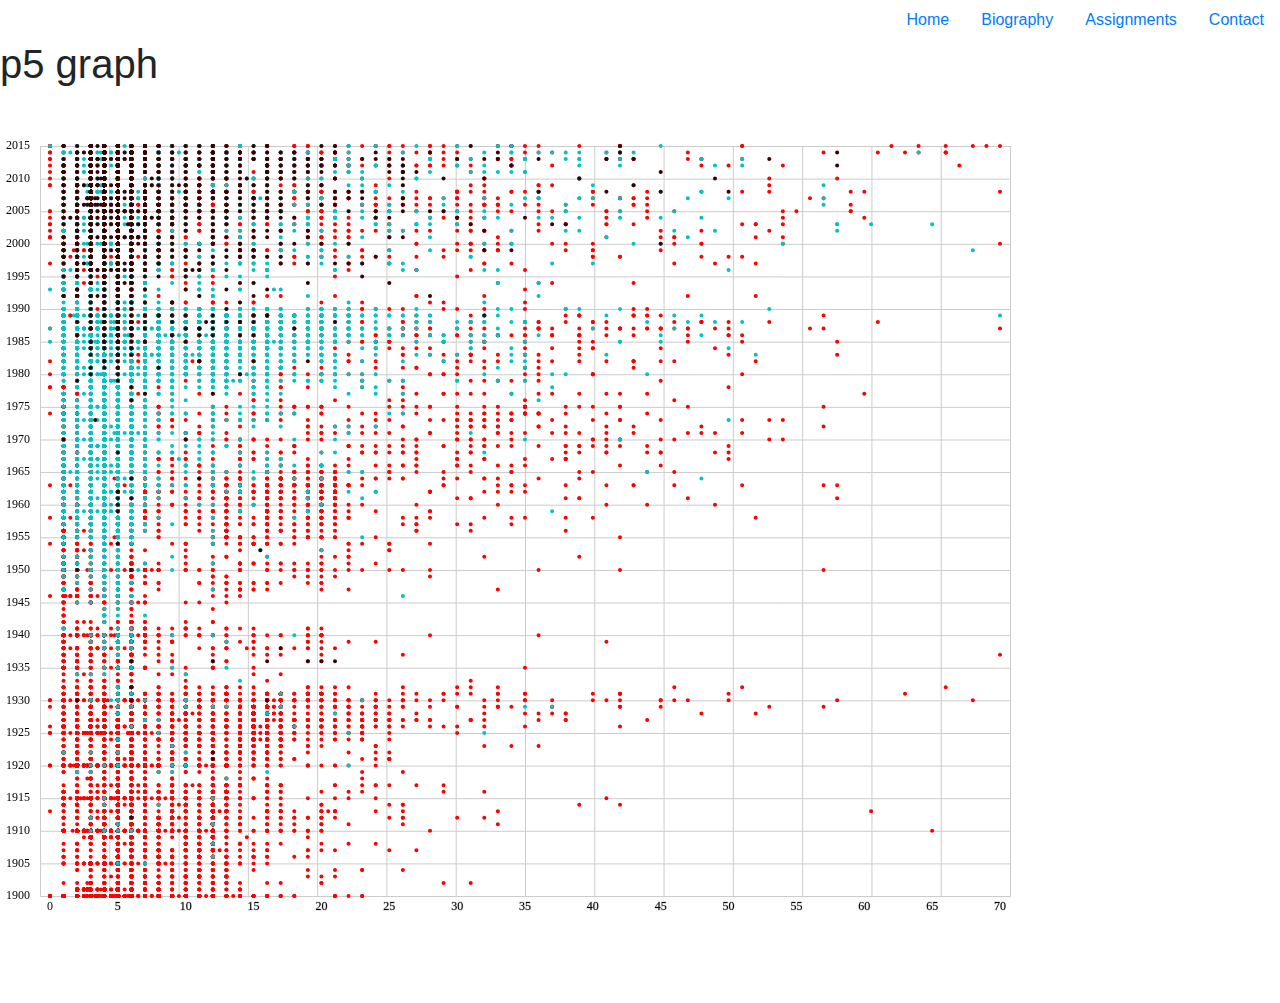
<file: Assignments/assignment5/index.html>
<!DOCTYPE html>
<html>
  <head>
    <title>Assignment 5.js</title>
    <!-- Google fonts code -->
    <link href="https://fonts.googleapis.com/css?family=Roboto+Condensed:300,400,700" rel="stylesheet">
    <link rel="stylesheet" href="https://maxcdn.bootstrapcdn.com/bootstrap/4.0.0/css/bootstrap.min.css" integrity="sha384-Gn5384xqQ1aoWXA+058RXPxPg6fy4IWvTNh0E263XmFcJlSAwiGgFAW/dAiS6JXm" crossorigin="anonymous">
    <!-- Link to the p5.js library -->
    <script language="javascript" type="text/javascript" src="./js/p5.js"></script>
    <!-- Link to p5 sketch file -->
    <script language="javascript" type="text/javascript" src="./js/sketch.js"></script>
  </head>
  <body>
    <ul class="nav justify-content-end">
  <li class="nav-item">
    <a class="nav-link active" href="../../index.html">Home</a>
  </li>
  <li class="nav-item">
    <a class="nav-link" href="#">Biography</a>
  </li>
  <li class="nav-item">
    <a class="nav-link" href="#">Assignments</a>
  </li>
  <li class="nav-item">
    <a class="nav-link" href="#">Contact</a>
  </li>
</ul>
    <div class="title">
      <h1>p5 graph</h1>
    </div>
  </body>
</html>
</file>
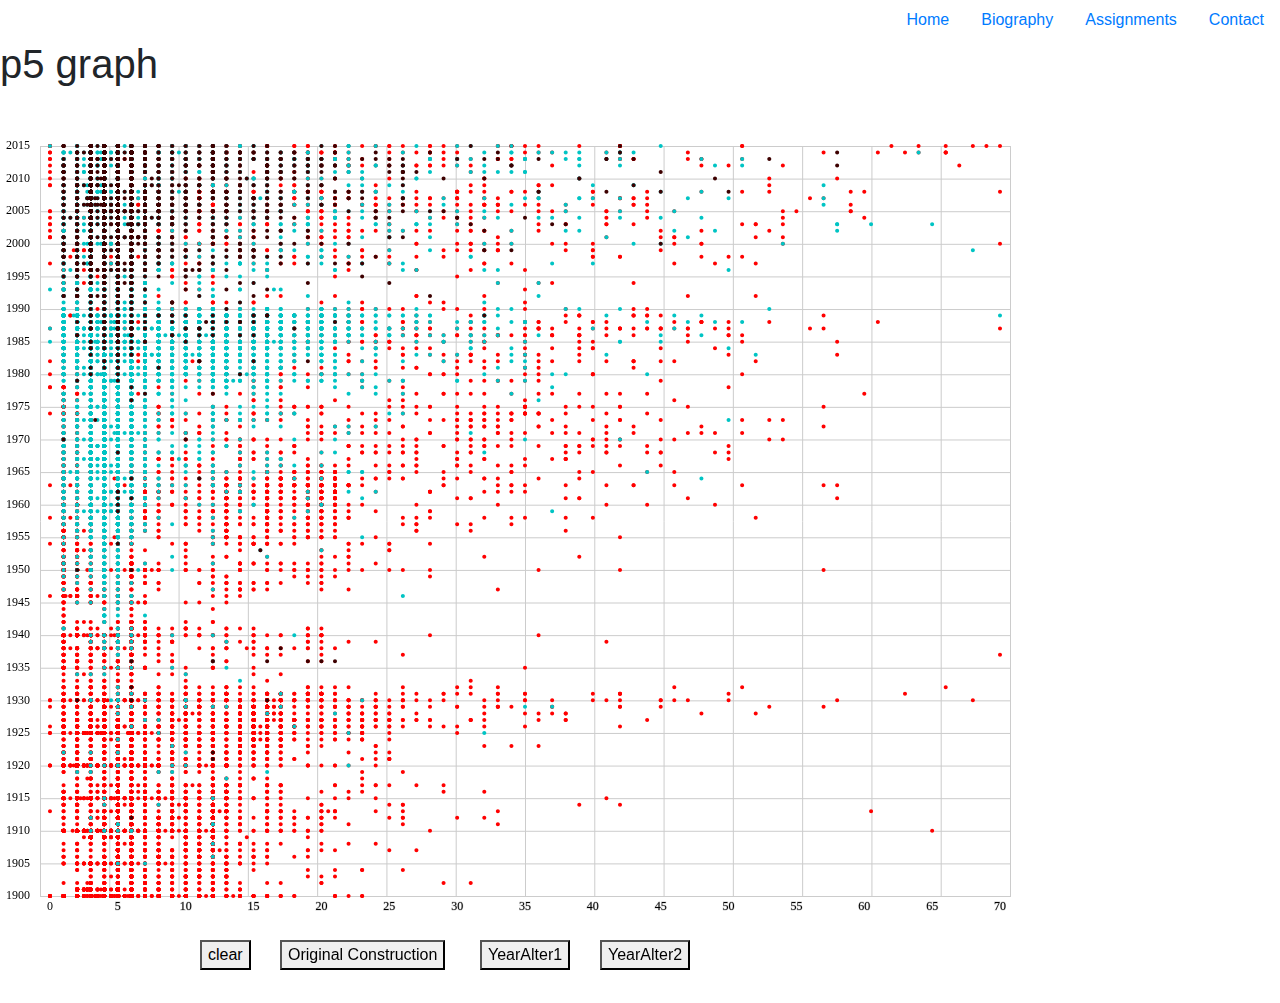
<file: Assignments/assignment6/index.html>
<!DOCTYPE html>
<html>
  <head>
    <title>Assignment 6.js</title>
    <!-- Google fonts code -->
    <link href="https://fonts.googleapis.com/css?family=Roboto+Condensed:300,400,700" rel="stylesheet">
    <link rel="stylesheet" href="https://maxcdn.bootstrapcdn.com/bootstrap/4.0.0/css/bootstrap.min.css" integrity="sha384-Gn5384xqQ1aoWXA+058RXPxPg6fy4IWvTNh0E263XmFcJlSAwiGgFAW/dAiS6JXm" crossorigin="anonymous">
    <!-- Link to the p5.js library -->
    <script language="javascript" type="text/javascript" src="./js/p5.js"></script>
    <script language="javascript" type="text/javascript" src="./js/p5.dom.js"></script>
    <!-- Link to p5 sketch file -->
    <script language="javascript" type="text/javascript" src="./js/sketch.js"></script>
  </head>
  <body>
    <ul class="nav justify-content-end">
  <li class="nav-item">
    <a class="nav-link active" href="../../index.html">Home</a>
  </li>
  <li class="nav-item">
    <a class="nav-link" href="#">Biography</a>
  </li>
  <li class="nav-item">
    <a class="nav-link" href="#">Assignments</a>
  </li>
  <li class="nav-item">
    <a class="nav-link" href="#">Contact</a>
  </li>
</ul>
    <div class="title">
      <h1>p5 graph</h1>
    </div>
  </body>
</html>
</file>
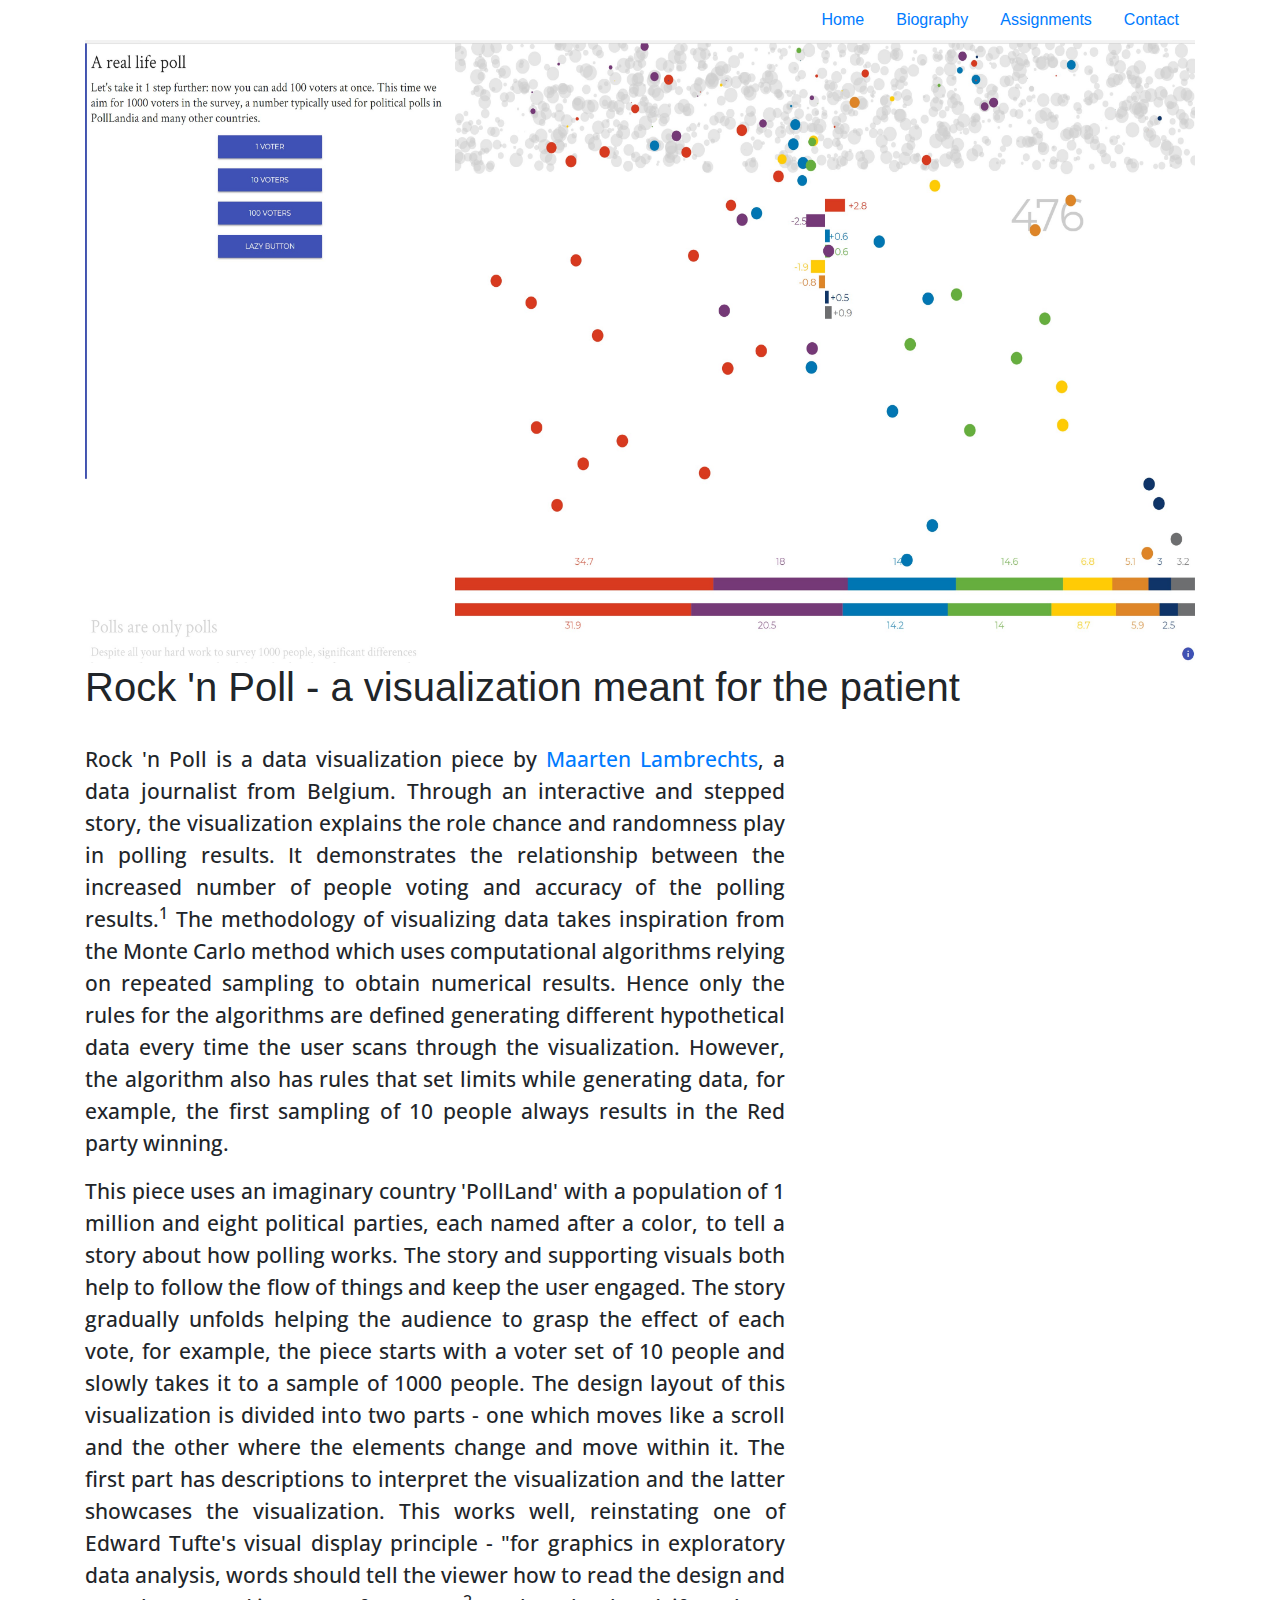
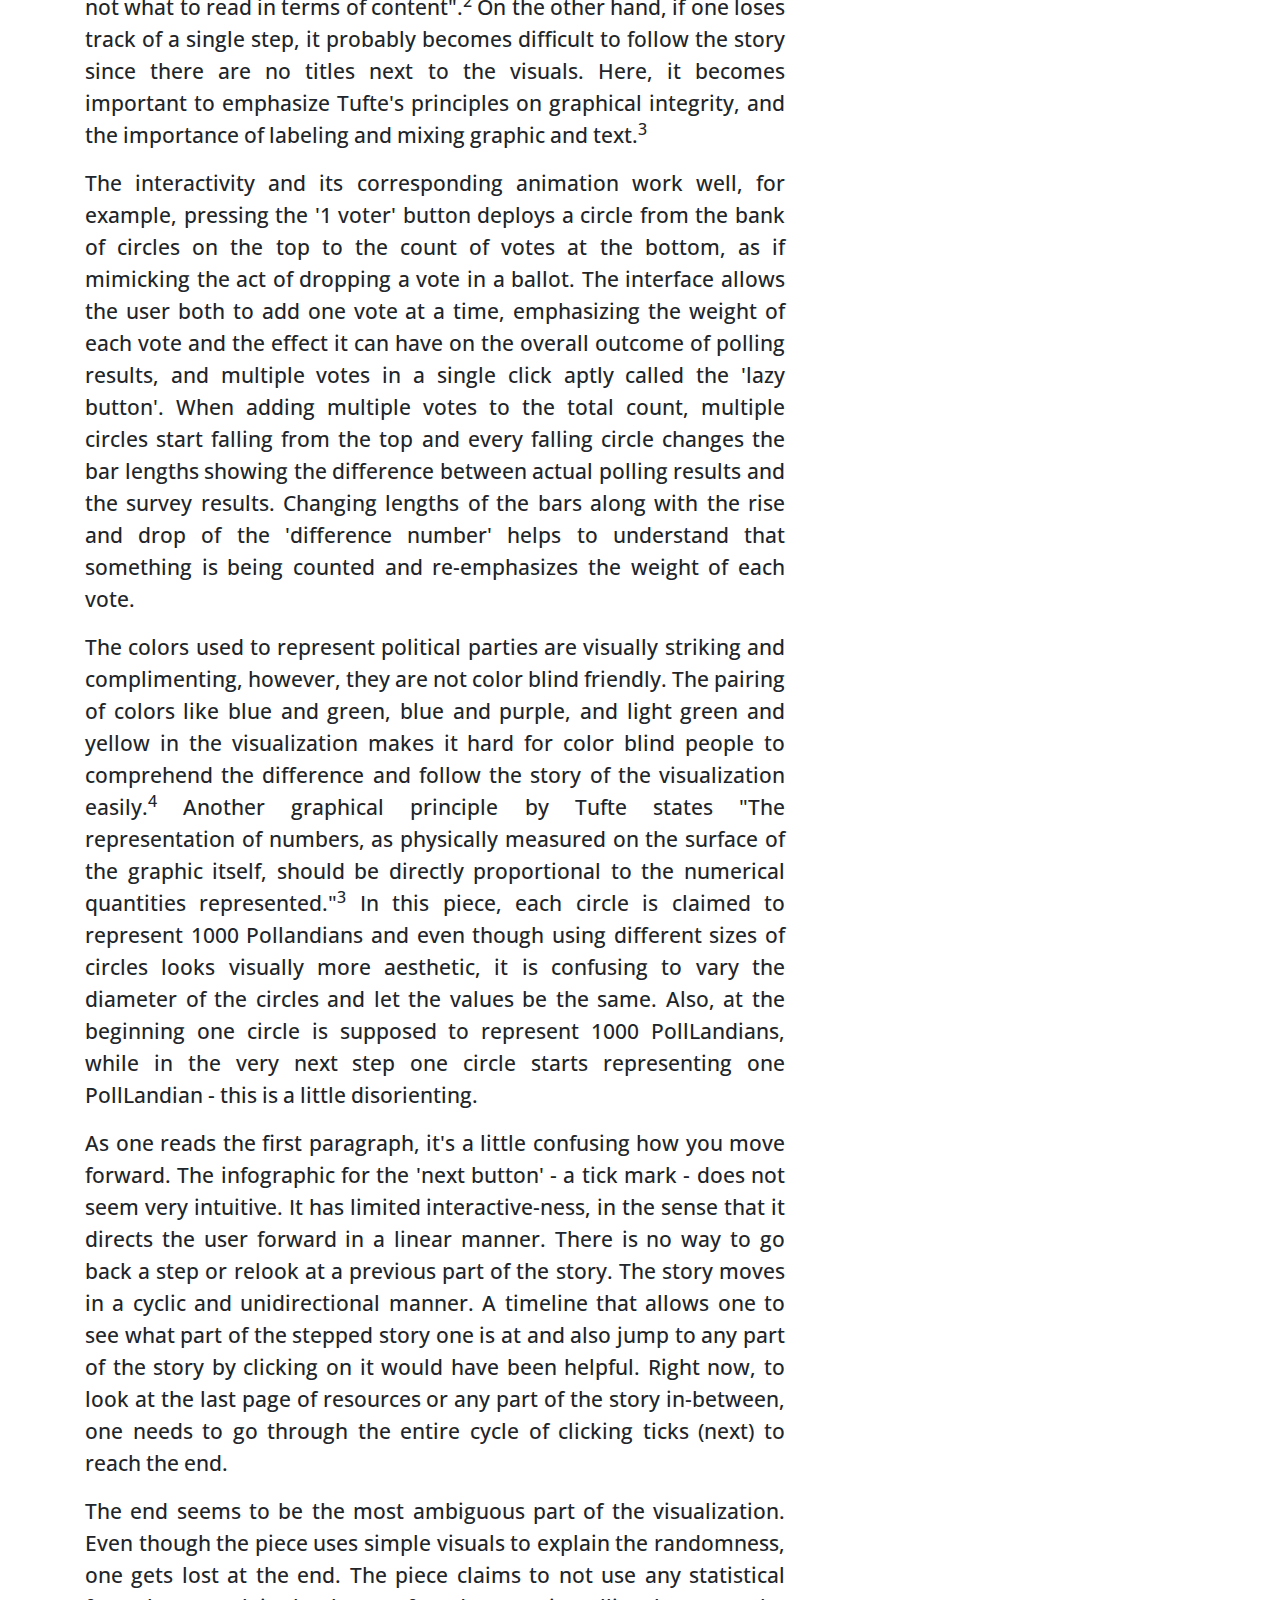
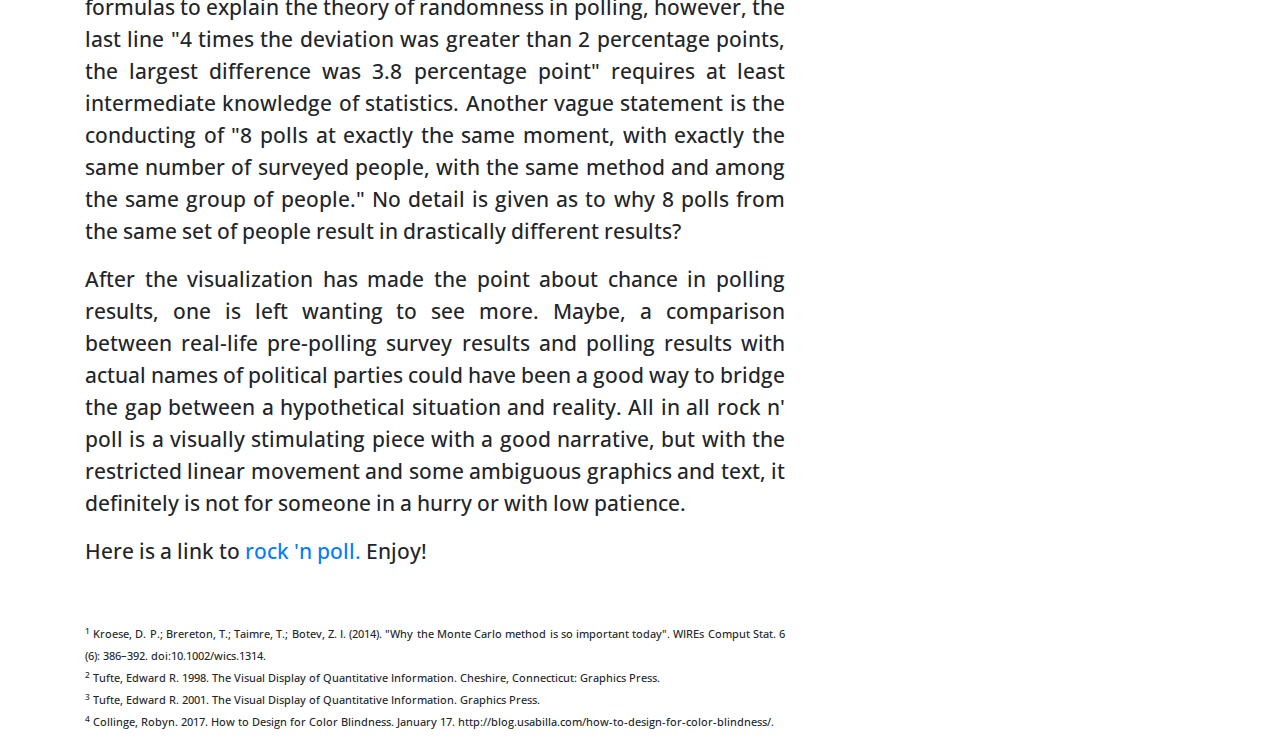
<file: Assignments/assignment7/index.html>
<!DOCTYPE html>
<html>
  <head>
    <title>Assignment 7.js</title>
    <!-- Google fonts code -->
    <link rel="stylesheet"
      href="https://fonts.googleapis.com/css?family=Open+Sans">
       <link rel="stylesheet" type="text/css" href="css/style.css"/>
    <link rel="stylesheet" href="https://maxcdn.bootstrapcdn.com/bootstrap/4.0.0/css/bootstrap.min.css" integrity="sha384-Gn5384xqQ1aoWXA+058RXPxPg6fy4IWvTNh0E263XmFcJlSAwiGgFAW/dAiS6JXm" crossorigin="anonymous">
    </head>
    <style>
    h2{
  font-family: "Open Sans", helvetica, sans-serif;
  font-style:normal;
  font-size: 1.3em;
  line-height: 32px;
  max-width: 700px;
  text-align: justify;}
  h3{
  font-family: "Open Sans", helvetica, sans-serif;
  font-style:normal;
  font-size: 0.7em;
  line-height: 22px;
  max-width: 700px;
  text-align: justify;

  }
</style>

  <body>
    <div class="container">
    <ul class="nav justify-content-end">
  <li class="nav-item">
    <a class="nav-link active" href="../../index.html">Home</a>
  </li>
  <li class="nav-item">
    <a class="nav-link" href="#">Biography</a>
  </li>
  <li class="nav-item">
    <a class="nav-link" href="#">Assignments</a>
  </li>
  <li class="nav-item">
    <a class="nav-link" href="#">Contact</a>
  </li>
</ul>
    <div class="title">
      <img src="./Polls_image2.jpg"; alt="Graph" style="width:100%">
      <h1>Rock 'n Poll - a visualization meant for the patient </h1>
      <br>
      <h2>
         <p>Rock 'n Poll is a data visualization piece by <a href = "https://twitter.com/maartenzam">Maarten Lambrechts</a>, a data journalist from Belgium. Through an interactive and stepped story, the visualization explains the role chance and randomness play in polling results. It demonstrates the relationship between the increased number of people voting and accuracy of the polling results.<sup>1</sup> The methodology of visualizing data takes inspiration from the Monte Carlo method which uses computational algorithms relying on repeated sampling to obtain numerical results.  Hence only the rules for the algorithms are defined generating different hypothetical data every time the user scans through the visualization. However, the algorithm also has rules that set limits while generating data, for example, the first sampling of 10 people always results in the Red party winning. </p>
        

<p>This piece uses an imaginary country 'PollLand' with a population of 1 million and eight political parties, each named after a color, to tell a story about how polling works. The story and supporting visuals both help to follow the flow of things and keep the user engaged. The story gradually unfolds helping the audience to grasp the effect of each vote, for example, the piece starts with a voter set of 10 people and slowly takes it to a sample of 1000 people. The design layout of this visualization is divided into two parts - one which moves like a scroll and the other where the elements change and move within it. The first part has descriptions to interpret the visualization and the latter showcases the visualization. This works well, reinstating one of Edward Tufte's visual display principle - "for graphics in exploratory data analysis, words should tell the viewer how to read the design and not what to read in terms of content".<sup>2</sup> On the other hand, if one loses track of a single step, it probably becomes difficult to follow the story since there are no titles next to the visuals. Here, it becomes important to emphasize Tufte's principles on graphical integrity, and the importance of labeling and mixing graphic and text.<sup>3</sup></p>

<p>The interactivity and its corresponding animation work well, for example, pressing the '1 voter' button deploys a circle from the bank of circles on the top to the count of votes at the bottom, as if mimicking the act of dropping a vote in a ballot. The interface allows the user both to add one vote at a time, emphasizing the weight of each vote and the effect it can have on the overall outcome of polling results, and multiple votes in a single click aptly called the 'lazy button'. When adding multiple votes to the total count, multiple circles start falling from the top and every falling circle changes the bar lengths showing the difference between actual polling results and the survey results. Changing lengths of the bars along with the rise and drop of the 'difference number' helps to understand that something is being counted and re-emphasizes the weight of each vote.</p>
<p>The colors used to represent political parties are visually striking and complimenting, however, they are not color blind friendly. The pairing of colors like blue and green, blue and purple, and light green and yellow in the visualization makes it hard for color blind people to comprehend the difference and follow the story of the visualization easily.<sup>4</sup>  Another graphical principle by Tufte states "The representation of numbers, as physically measured on the surface of the graphic itself, should be directly proportional to the numerical quantities represented."<sup>3</sup> In this piece, each circle is claimed to represent 1000 Pollandians and even though using different sizes of circles looks visually more aesthetic, it is confusing to vary the diameter of the circles and let the values be the same. Also, at the beginning one circle is supposed to represent 1000 PollLandians, while in the very next step one circle starts representing one PollLandian - this is a little disorienting. </p>
<p>As one reads the first paragraph, it's a little confusing how you move forward. The infographic for the 'next button' - a tick mark -  does not seem very intuitive. It has limited interactive-ness, in the sense that it directs the user forward in a linear manner. There is no way to go back a step or relook at a previous part of the story. The story moves in a cyclic and unidirectional manner. A timeline that allows one to see what part of the stepped story one is at and also jump to any part of the story by clicking on it would have been helpful. Right now, to look at the last page of resources or any part of the story in-between, one needs to go through the entire cycle of clicking ticks (next) to reach the end. </p>

<p>The end seems to be the most ambiguous part of the visualization. Even though the piece uses simple visuals to explain the randomness, one gets lost at the end. The piece claims to not use any statistical formulas to explain the theory of randomness in polling, however, the last line "4 times the deviation was greater than 2 percentage points, the largest difference was 3.8 percentage point" requires at least intermediate knowledge of statistics. Another vague statement is the conducting of "8 polls at exactly the same moment, with exactly the same number of surveyed people, with the same method and among the same group of people." No detail is given as to why 8 polls from the same set of people result in drastically different results? </p>
 <p>After the visualization has made the point about chance in polling results, one is left wanting to see more. Maybe, a comparison between real-life pre-polling survey results and polling results with actual names of political parties could have been a good way to bridge the gap between a hypothetical situation and reality.  All in all rock n' poll is a visually stimulating piece with a good narrative, but with the restricted linear movement and some ambiguous graphics and text, it definitely is not for someone in a hurry or with low patience. </p>

<p>
Here is a link to <a href = "http://rocknpoll.graphics/"> rock 'n poll. </a> Enjoy!  </p>
<br>
<h3>
<sup>1</sup> Kroese, D. P.; Brereton, T.; Taimre, T.; Botev, Z. I. (2014). "Why the Monte Carlo method is so important today". WIREs Comput Stat. 6 (6): 386–392. doi:10.1002/wics.1314.<br>
<sup>2</sup> Tufte, Edward R. 1998. The Visual Display of Quantitative Information. Cheshire, Connecticut: Graphics Press.<br>
<sup>3</sup> Tufte, Edward R. 2001. The Visual Display of Quantitative Information. Graphics Press. <br>
<sup>4</sup> Collinge, Robyn. 2017. How to Design for Color Blindness. January 17. http://blog.usabilla.com/how-to-design-for-color-blindness/.
</h3>
  </h2>
    </div>
  </body>
</html>
</file>
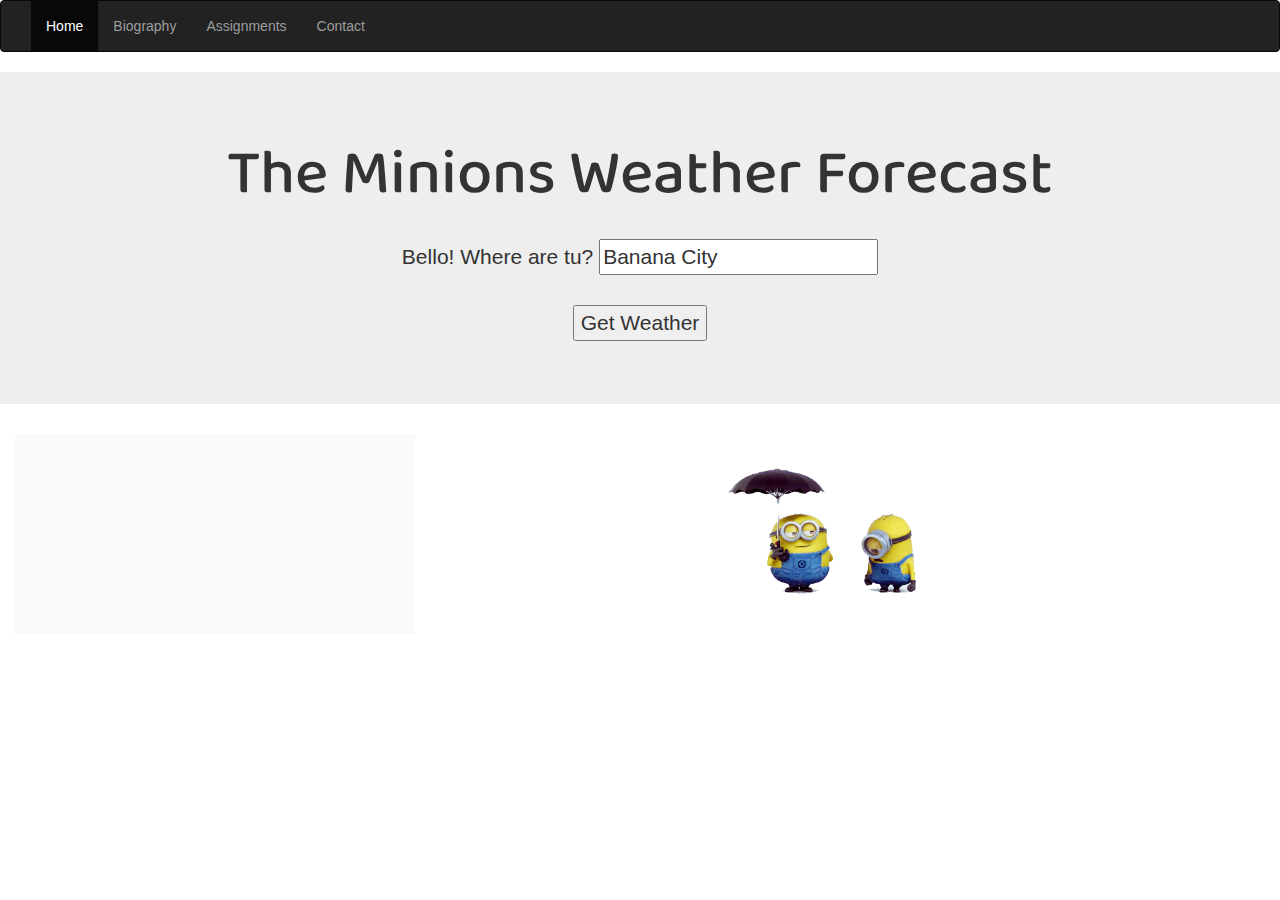
<file: Assignments/assignment8/index.html>
<!DOCTYPE html>
<html>
  <head>
    <title>p5.js Weather App</title>
    <!-- Google fonts code -->
    <link href="https://fonts.googleapis.com/css?family=Roboto+Condensed:300,400,700" rel="stylesheet">
    <link href="https://fonts.googleapis.com/css?family=Baloo" rel="stylesheet">
    <!-- Link to the p5.js library -->
    <script language="javascript" type="text/javascript" src="js/p5.js"></script>
    <script language="javascript" type="text/javascript" src="js/p5.dom.js"></script>
    <!-- Link to p5 sketch file -->
    <script language="javascript" type="text/javascript" src="js/sketch.js"></script>
    <meta charset="utf-8">
    <meta name="viewport" content="width=device-width, initial-scale=1">
    <link rel="stylesheet" href="https://maxcdn.bootstrapcdn.com/bootstrap/3.3.7/css/bootstrap.min.css">
    <script src="https://ajax.googleapis.com/ajax/libs/jquery/3.3.1/jquery.min.js"></script>
    <script src="https://maxcdn.bootstrapcdn.com/bootstrap/3.3.7/js/bootstrap.min.js"></script>
    <style>
    /* Set height of the grid so .sidenav can be 100% (adjust if needed) */
    /* .row.content {height: 1500px}
    
    .row.content {height: auto;}*/
    h1{
    font-family: "Baloo", helvetica, sans-serif;
    }
    </style>
  </head>
  <body>
    <nav class="navbar navbar-inverse">
      <div class="container-fluid">
        <div class="navbar-header">
          <button type="button" class="navbar-toggle" data-toggle="collapse" data-target="#myNavbar">
          <span class="icon-bar"></span>
          <span class="icon-bar"></span>
          <span class="icon-bar"></span>
          </button>
          <!--  <a class="navbar-brand" href="#">Portfolio</a> -->
        </div>
        <div class="collapse navbar-collapse" id="myNavbar">
          <ul class="nav navbar-nav">
            <li class="active"><a href="../../index.html">Home</a></li>
            <li><a href="#">Biography</a></li>
            <li><a href="#">Assignments</a></li>
            <li><a href="#">Contact</a></li>
          </ul>
          <!-- <ul class="nav navbar-nav navbar-right">
            <li><a href="#"><span class="glyphicon glyphicon-log-in"></span> Login</a></li>
          </ul> -->
        </div>
      </div>
    </nav>
    <div class="jumbotron">
      <div class="container text-center">
        <h1>The Minions Weather Forecast</h1>
        </br>
        
        <p>
          Bello! Where are tu? <input id = "city" value="Banana City"></input>
          <br/>
          <br/>
          <button id ="submit">Get Weather</button>
          
        </div>
      </div>
      
      <div class="container-fluid bg-3 text-center">
        <div class="row">
          <div class="col-sm-4" id="jumbo-canvas">
          </div>
          <div class="col-sm-8"><img id="headerImg" src="images/LightRain.gif" width='38%'>
          </div>
        </div>
      </div>
    </body>
  </html>
</file>
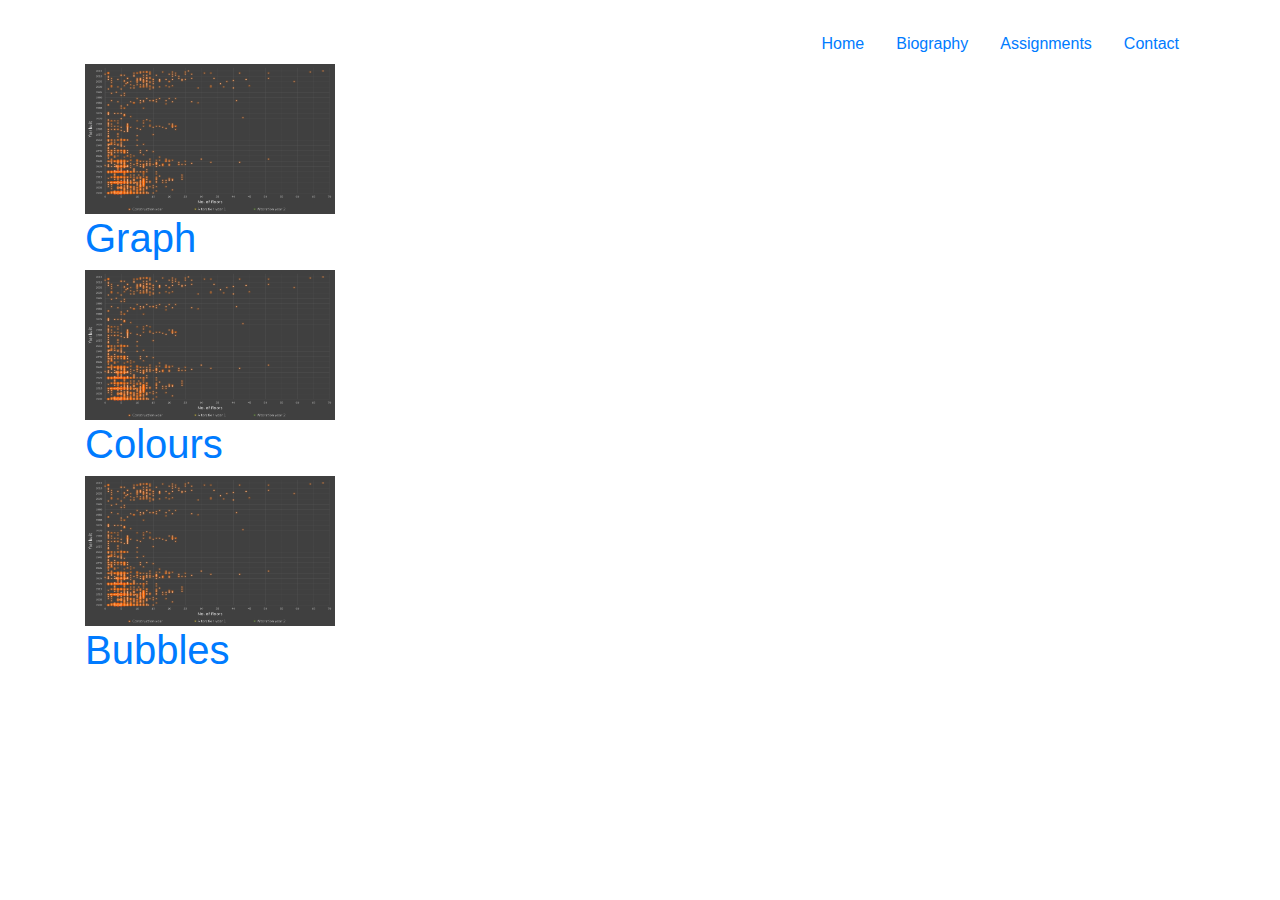
<file: allIndAssignments.html>
<html>
<link rel="stylesheet" href="https://maxcdn.bootstrapcdn.com/bootstrap/4.0.0/css/bootstrap.min.css" integrity="sha384-Gn5384xqQ1aoWXA+058RXPxPg6fy4IWvTNh0E263XmFcJlSAwiGgFAW/dAiS6JXm" crossorigin="anonymous">
<Head> 
	<Title>Links to all Individual Assignments</Title> </head>
	&nbsp
	&nbsp
<body>
	<div class="container">
	<nav>
	<ul class="nav justify-content-end">
  <li class="nav-item">
    <a class="nav-link active" href="./index.html">Home</a>
  </li>
  <li class="nav-item">
    <a class="nav-link" href="#">Biography</a>
  </li>
  <li class="nav-item">
    <a class="nav-link" href="#">Assignments</a>
  </li>
  <li class="nav-item">
    <a class="nav-link" href="#">Contact</a>
  </li>
</ul>
</nav>
<div class="row">
  <div class="col-xs-6 col-md-3">
    <a href="./graph.html" class="thumbnail">
      <img src="YearVsFloors.gif" height=150" width="250" alt="graph">
      <h1>Graph</h1>
    </a>
    <a href="./../../assignment%204/colours.html" class="thumbnail">
      <img src="YearVsFloors.gif" height=150" width="250" alt="graph">
      <h1>Colours</h1>
    </a>
    <a href="bubbles.html">
    <a href="./../../assignment%204/assign%204b/bubbles.html" class="thumbnail">
      <img src="YearVsFloors.gif" height=150" width="250" alt="graph">
      <h1>Bubbles</h1>
    </a>
  </div>
</body>
</hTML>
</file>
<file: Assignments/assignment7/css/style.css>
h2{
  color:#000000;
  font-family: "Open Sans", helvetica, sans-serif;
  font-style:normal;
  font-size: 1.3em;
  line-height: 32px;
  max-width: 700px;
  text-align: justify;
</file>
